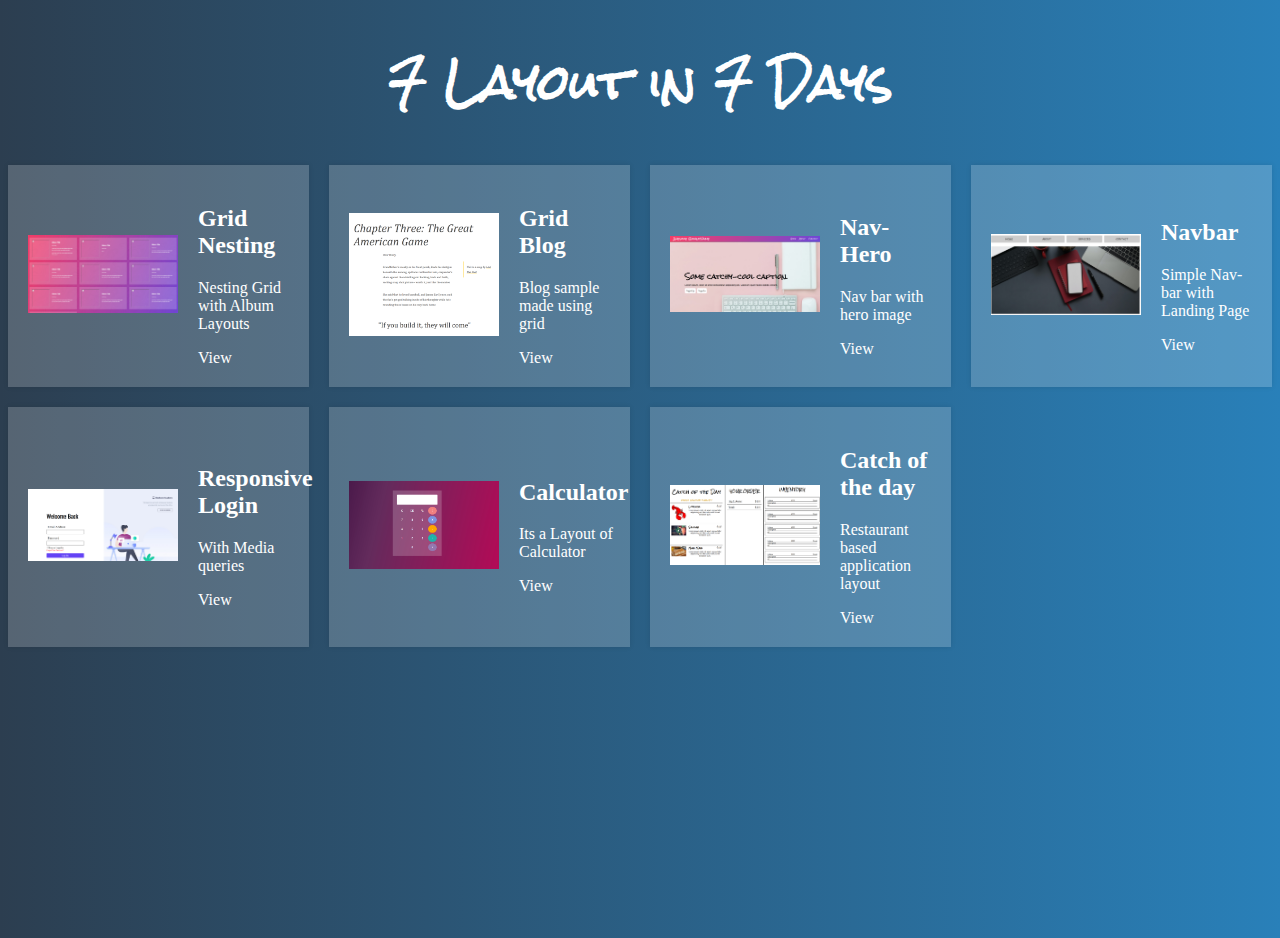
<file: index.html>
<!DOCTYPE html>
<html lang="en">
  <head>
    <meta charset="UTF-8" />
    <meta name="viewport" content="width=device-width, initial-scale=1.0" />
    <link
      href="https://fonts.googleapis.com/css2?family=Rock+Salt&display=swap"
      rel="stylesheet"
    />
    <title>Root Index</title>
    <link rel="stylesheet" href="root/style.css" />
  </head>
  <body>
    <h1>7 Layout in 7 Days</h1>
    <div class="files">
      <div class="file">
        <div class="showcase-image">
          <img
            src="root/image/Screenshot_2020-07-21 Nesting Grid with Album Layouts .png"
            alt="Nesting Grid"
          />
        </div>
        <div class="details">
          <h2>Grid Nesting</h2>
          <p>Nesting Grid with Album Layouts</p>
          <a href="./gridTuts/album.html">View</a>
        </div>
      </div>
      <div class="file">
        <div class="showcase-image">
          <img
            src="root/image/Screenshot_2020-07-21 Grid Blog.png"
            alt="Grid Blog"
          />
        </div>
        <div class="details">
          <h2>Grid Blog</h2>
          <p>Blog sample made using grid</p>
          <a href="./gridTuts/index.html">View</a>
        </div>
      </div>
      <div class="file">
        <div class="showcase-image">
          <img src="root/image/Screenshot_2020-07-21 Navs.png" alt="Nav-Hero" />
        </div>
        <div class="details">
          <h2>Nav-Hero</h2>
          <p>Nav bar with hero image</p>
          <a href="./navs/index.html">View</a>
        </div>
      </div>
      <div class="file">
        <div class="showcase-image">
          <img
            src="root/image/Screenshot_2020-07-21 Portfolio.png"
            alt="Navbar"
          />
        </div>
        <div class="details">
          <h2>Navbar</h2>
          <p>Simple Nav-bar with Landing Page</p>
          <a href="./gridPortfolio/index.html">View</a>
        </div>
      </div>
      <div class="file">
        <div class="showcase-image">
          <img src="root/image/Screenshot_2020-07-21 Login.png" alt="Login" />
        </div>
        <div class="details">
          <h2>Responsive Login</h2>
          <p>With Media queries</p>
          <a href="./login/index.html">View</a>
        </div>
      </div>
      <div class="file">
        <div class="showcase-image">
          <img
            src="root/image/Screenshot_2020-07-21 Calculator.png"
            alt="Calculator"
          />
        </div>
        <div class="details">
          <h2>Calculator</h2>
          <p>Its a Layout of Calculator</p>
          <a href="./calculator-layout/index.html">View</a>
        </div>
      </div>
      <div class="file">
        <div class="showcase-image">
          <img
            src="root/image/Screenshot_2020-07-22 Catch of the Day.png"
            alt="Calculator"
          />
        </div>
        <div class="details">
          <h2>Catch of the day</h2>
          <p>Restaurant based application layout</p>
          <a href="./catchoftheday/index.html">View</a>
        </div>
      </div>
    </div>
  </body>
</html>
</file>
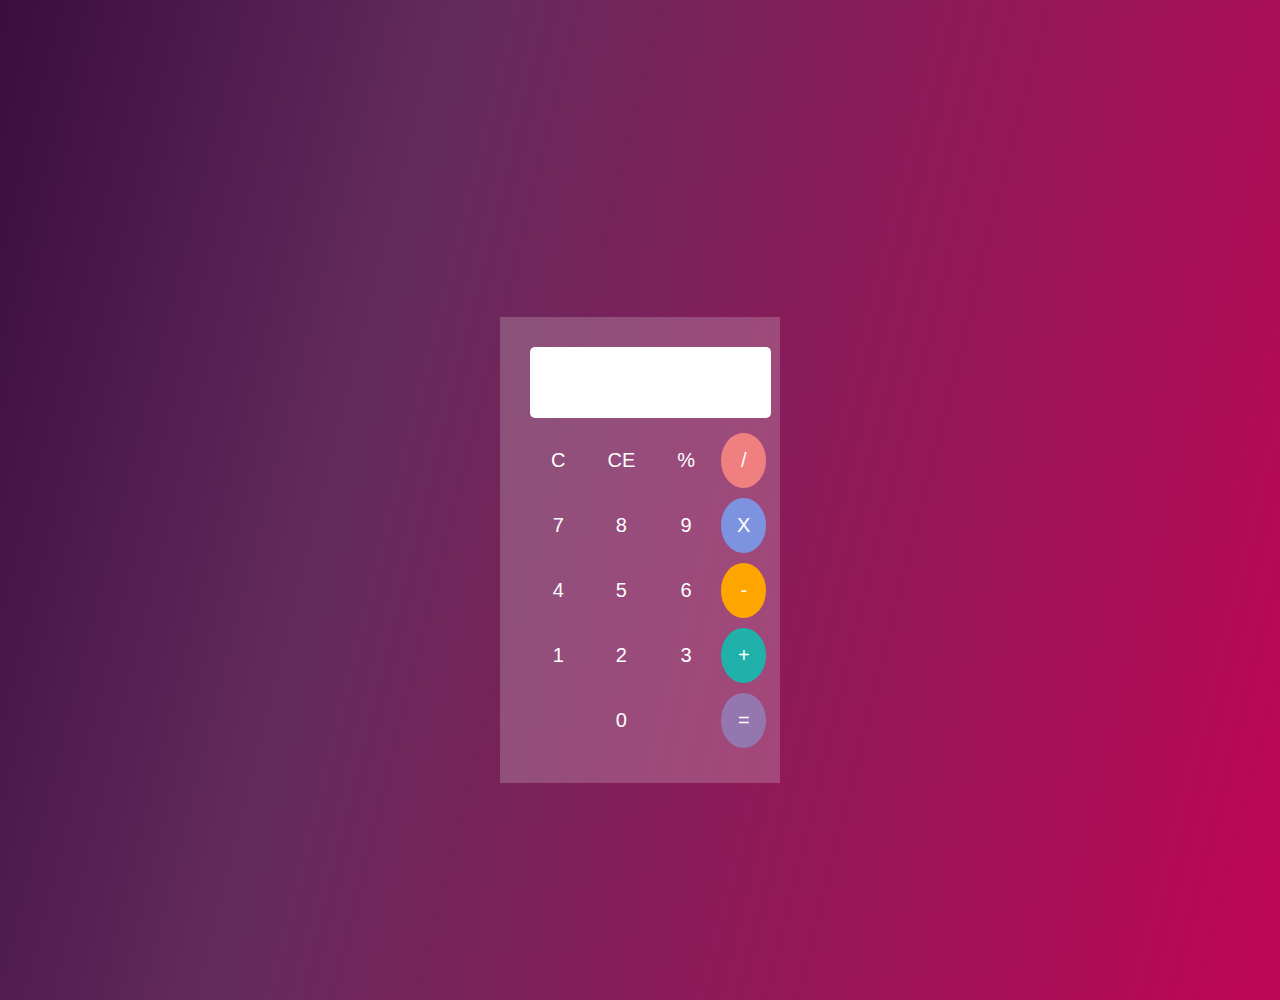
<file: calculator-layout/index.html>
<!DOCTYPE html>
<html lang="en">
  <head>
    <meta charset="UTF-8" />
    <meta name="viewport" content="width=device-width, initial-scale=1.0" />
    <link rel="stylesheet" href="./style.css" />
    <title>Calculator</title>
  </head>
  <body>
    <div class="screen">
      <div class="result-screen"></div>
      <div class="number-pad">
        <div class="element">C</div>
        <div class="element">CE</div>
        <div class="element">%</div>
        <div class="element divide">/</div>
        <div class="element">7</div>
        <div class="element">8</div>
        <div class="element">9</div>
        <div class="element multiply">X</div>
        <div class="element">4</div>
        <div class="element">5</div>
        <div class="element">6</div>
        <div class="element minus">-</div>
        <div class="element">1</div>
        <div class="element">2</div>
        <div class="element">3</div>
        <div class="element plus">+</div>
        <div class="element"></div>
        <div class="element">0</div>
        <div class="element"></div>
        <div class="element equal">=</div>
      </div>
    </div>
  </body>
</html>
</file>
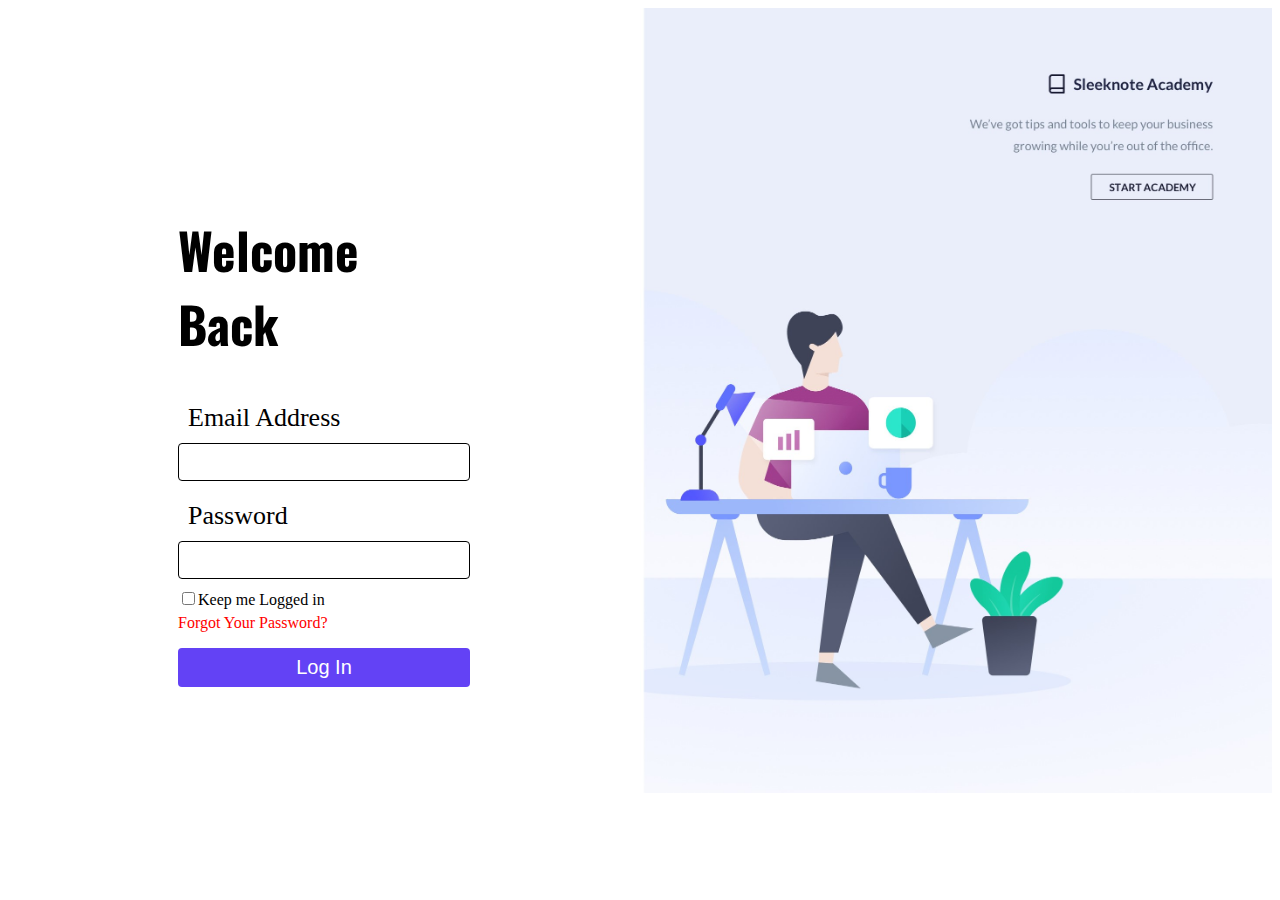
<file: login/index.html>
<!DOCTYPE html>
<html lang="en">
  <head>
    <meta charset="UTF-8" />
    <meta name="viewport" content="width=device-width, initial-scale=1.0" />
    <link rel="stylesheet" href="./style.css" />
    <link
      href="https://fonts.googleapis.com/css2?family=Oswald&display=swap"
      rel="stylesheet"
    />
    <title>Login</title>
  </head>
  <body>
    <div class="main-container">
      <div class="form-area">
        <h1>Welcome Back</h1>
        <form>
          <div class="form-group">
            <label>Email Address</label>
            <input type="email" name="email" />
          </div>
          <div class="form-group">
            <label>Password</label>
            <input type="password" name="password" />
          </div>
          <input type="checkbox" name="keepmeloggedin" />Keep me Logged in
          <div class="forgot-password">
            <a href="#">Forgot Your Password?</a>
          </div>
          <button type="submit" class="btn">Log In</button>
        </form>
      </div>
      <div class="image-area">
        <img src="./images/cropped-login.jpg" alt="Login Image" />
      </div>
    </div>
  </body>
</html>
</file>
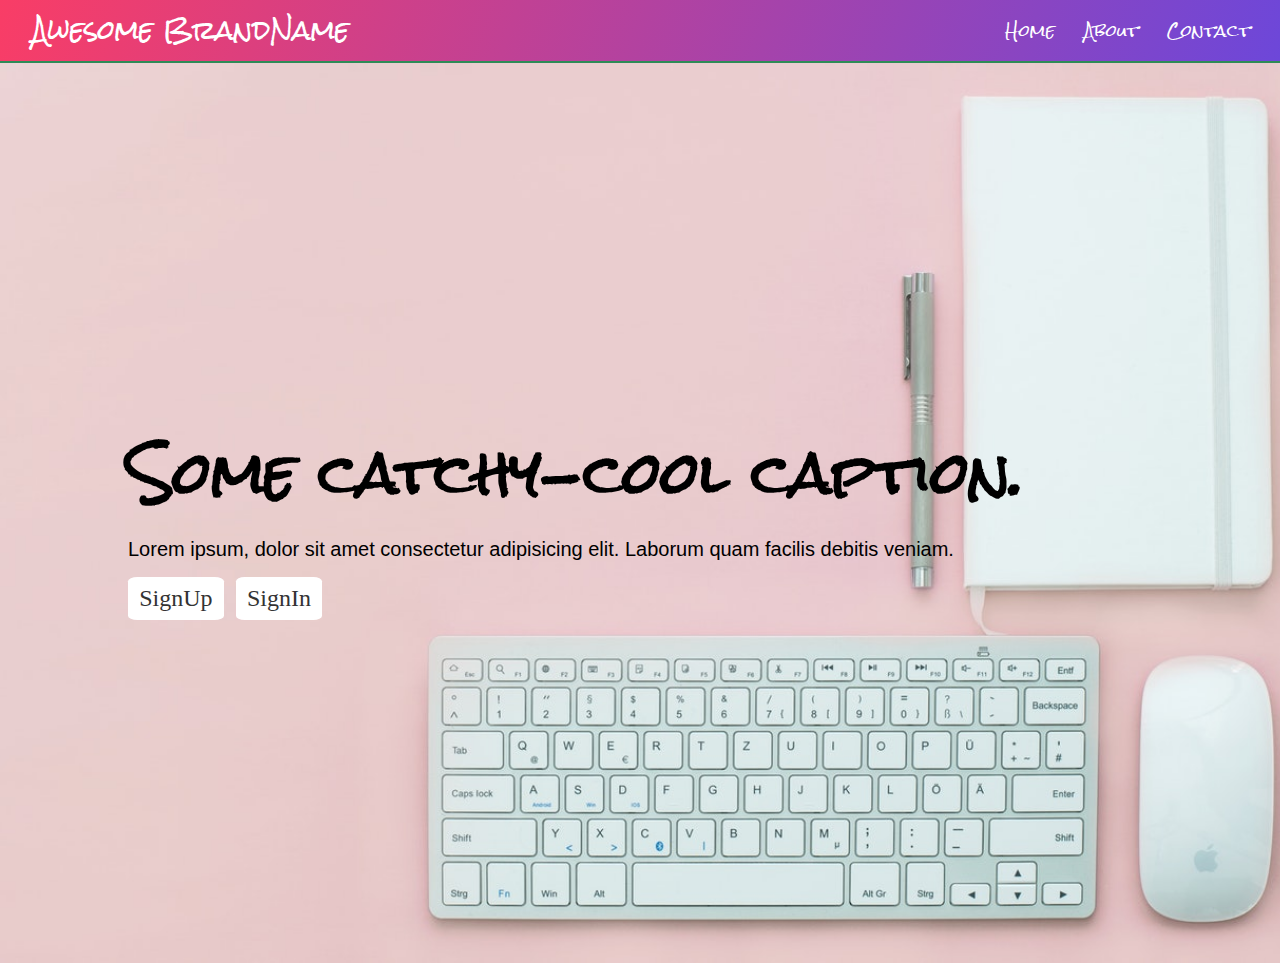
<file: navs/index.html>
<!DOCTYPE html>
<html lang="en">
  <head>
    <meta charset="UTF-8" />
    <meta name="viewport" content="width=device-width, initial-scale=1.0" />
    <title>Navs</title>
    <link rel="stylesheet" href="./style.css" />
    <link
      href="https://fonts.googleapis.com/css2?family=Rock+Salt&display=swap"
      rel="stylesheet"
    />
    <link
      rel="stylesheet"
      href="https://cdnjs.cloudflare.com/ajax/libs/animate.css/4.0.0/animate.min.css"
    />
  </head>
  <body>
    <nav class="navbar">
      <div class="brand animate__animated animate__heartBeat animate__delay-2s">
        <a href="#">Awesome BrandName</a>
      </div>
      <div class="links">
        <ul>
          <li><a href="#">Home</a></li>
          <li><a href="#">About</a></li>
          <li><a href="#">Contact</a></li>
        </ul>
      </div>
    </nav>
    <section class="hero">
      <div class="inner">
        <h1>Some catchy-cool caption.</h1>
        <p>
          Lorem ipsum, dolor sit amet consectetur adipisicing elit. Laborum quam
          facilis debitis veniam.
        </p>
        <div class="buttons">
          <a href="#" class="btn">SignUp</a>
          <a href="#" class="btn">SignIn</a>
        </div>
      </div>
    </section>
  </body>
</html>
</file>
<file: root/style.css>
html {
  box-sizing: border-box;
}

body {
  box-sizing: inherit;
  background: #2980b9; /* fallback for old browsers */
  background: -webkit-linear-gradient(to right, #2c3e50, #2980b9);
  background: linear-gradient(to right, #2c3e50, #2980b9) no-repeat center
    center/cover;
  min-height: 100vh;
}

.files {
  box-sizing: border-box;
  display: grid;
  grid-template-columns: repeat(auto-fit, minmax(300px, 1fr));
  gap: 20px;
}

h1 {
  font-family: "Rock Salt", cursive;
  color: #fff;
  font-size: 45px;
  text-align: center;
}

.file {
  background: rgba(255, 255, 255, 0.2);
  box-shadow: 0 0 5px rgba(0, 0, 0, 0.1);
  padding: 20px;
  display: grid;
  grid-template-columns: 150px 1fr;
  gap: 20px;
  align-items: center;
  color: #fff;
  font-weight: 100;
  /* overflow-wrap: break-word; */
}

a {
  color: #fff;
  text-decoration: none;
}

img {
  width: 100%;
}
.details {
  width: 100%;
}

@media screen and (max-device-width: 480px) and (orientation: portrait) {
  h1 {
    font-size: 25px;
  }
}
</file>
<file: calculator-layout/style.css>
* {
  box-sizing: border-box;
  margin: 0;
  padding: 0;
}
body {
  margin-left: 500px;
  margin-right: 500px;
  margin-top: 100px;
  background: rgb(57, 13, 62);
  background: linear-gradient(
    104deg,
    rgba(57, 13, 62, 1) 0%,
    rgba(80, 17, 72, 0.8883928571428571) 30%,
    rgba(189, 6, 86, 1) 99%,
    rgba(189, 6, 86, 1) 100%
  );
  min-height: 100vh;
  justify-content: center;
  align-content: center;
}

.screen {
  display: grid;
  grid-template-rows: 1fr 4fr;
  width: 100%;
  padding: 30px;
  background: rgba(255, 255, 255, 0.2);
}
.number-pad {
  display: grid;
  grid-template-columns: 1fr 1fr 1fr 1fr;
}
.result-screen {
  background: white;
  margin-bottom: 10px;
  border-radius: 5px;
}
.element {
  border-radius: 50%;
  color: #fff;
  font-size: 20px;
  padding: 1rem;
  text-align: center;
  cursor: pointer;
  margin: 5px;
  font-weight: 300;
  font-family: Arial, Helvetica, sans-serif;
}
.plus {
  background: #20b2aa;
}

.minus {
  background: #ffa500;
}
.divide {
  background: #f08080;
}
.multiply {
  background: #7d93e0;
}
.equal {
  background: #9477af;
}
</file>
<file: login/style.css>
* {
  box-sizing: border-box;
  border: 0;
  padding: 0;
}
img {
  width: 100%;
}

.main-container {
  display: grid;
  grid-template-columns: repeat(2, 1fr);
}

.form-area {
  margin: 170px;
}

.form-area h1 {
  font-family: "Oswald", sans-serif;
  font-size: 50px;
}

.form-group label {
  display: inline-block;
  font-size: 26px;
  padding: 10px;
}

.form-group input {
  font-size: 14px;
  padding: 10px;
  width: 100%;
  margin-bottom: 10px;
  border: 1px solid #000;
  border-radius: 4px;
}
.btn {
  margin-top: 1rem;
  font-size: 20px;
  padding: 0.5rem 0.8rem;
  background: #6342f5;
  color: white;
  width: 100%;
  border-radius: 4px;
}
.forgot-password {
  margin-top: 5px;
}
.forgot-password a {
  margin-top: 5px;
  text-decoration: none;
  color: red;
}

/* Media queries */
@media (max-width: 700px) {
  .main-container {
    display: flex;
    flex-direction: column-reverse;
  }

  .form-area {
    margin: 30px;
  }

  img {
    width: 100%;
  }
}
</file>
<file: navs/style.css>
* {
  margin: 0;
  padding: 0;
  box-sizing: border-box;
}

img {
  width: 100%;
}

.navbar {
  display: flex;
  justify-content: space-between;
  border-bottom: solid seagreen 2px;
  background: linear-gradient(110deg, #f93d66, #6d47d9);
  align-items: center;
  font-family: "Rock Salt", cursive;
  z-index: 1;
  width: 100%;
  top: 0;
  max-height: 70px;
}
ul {
  list-style: none;
  display: flex;
  margin-right: 1rem;
}

li {
  margin: 0.2rem;
  padding: 0 0.7rem;
}

a {
  text-decoration: none;
  color: white;
}

.brand {
  color: white;
  float: left;
  margin-left: 2rem;
  font-size: 25px;
}

.hero {
  height: 100vh;
  background: url(./apple-background-desk-electronics-399161.jpg) no-repeat
    center center/cover;
}

.inner {
  display: flex;
  flex-direction: column;
  height: 100%;
  width: 80%;
  margin: auto;
  justify-content: center;
  align-content: center;
}

.inner h1 {
  font-family: "Rock Salt", cursive;
  /* background-color: rgba(0, 0, 0, 0.1); */
  font-size: 55px;
}

.inner p {
  font-family: Arial, Helvetica, sans-serif;
  /* background-color: rgba(0, 0, 0, 0.1); */
  font-size: 20px;
}
.btn {
  display: inline-block;
  color: #333;
  font-size: 1.5rem;
  background-color: white;
  margin-top: 1rem;
  margin-right: 0.5rem;
  padding: 0.5rem 0.7rem;
  border-radius: 10%;
  cursor: pointer;
}
</file>
